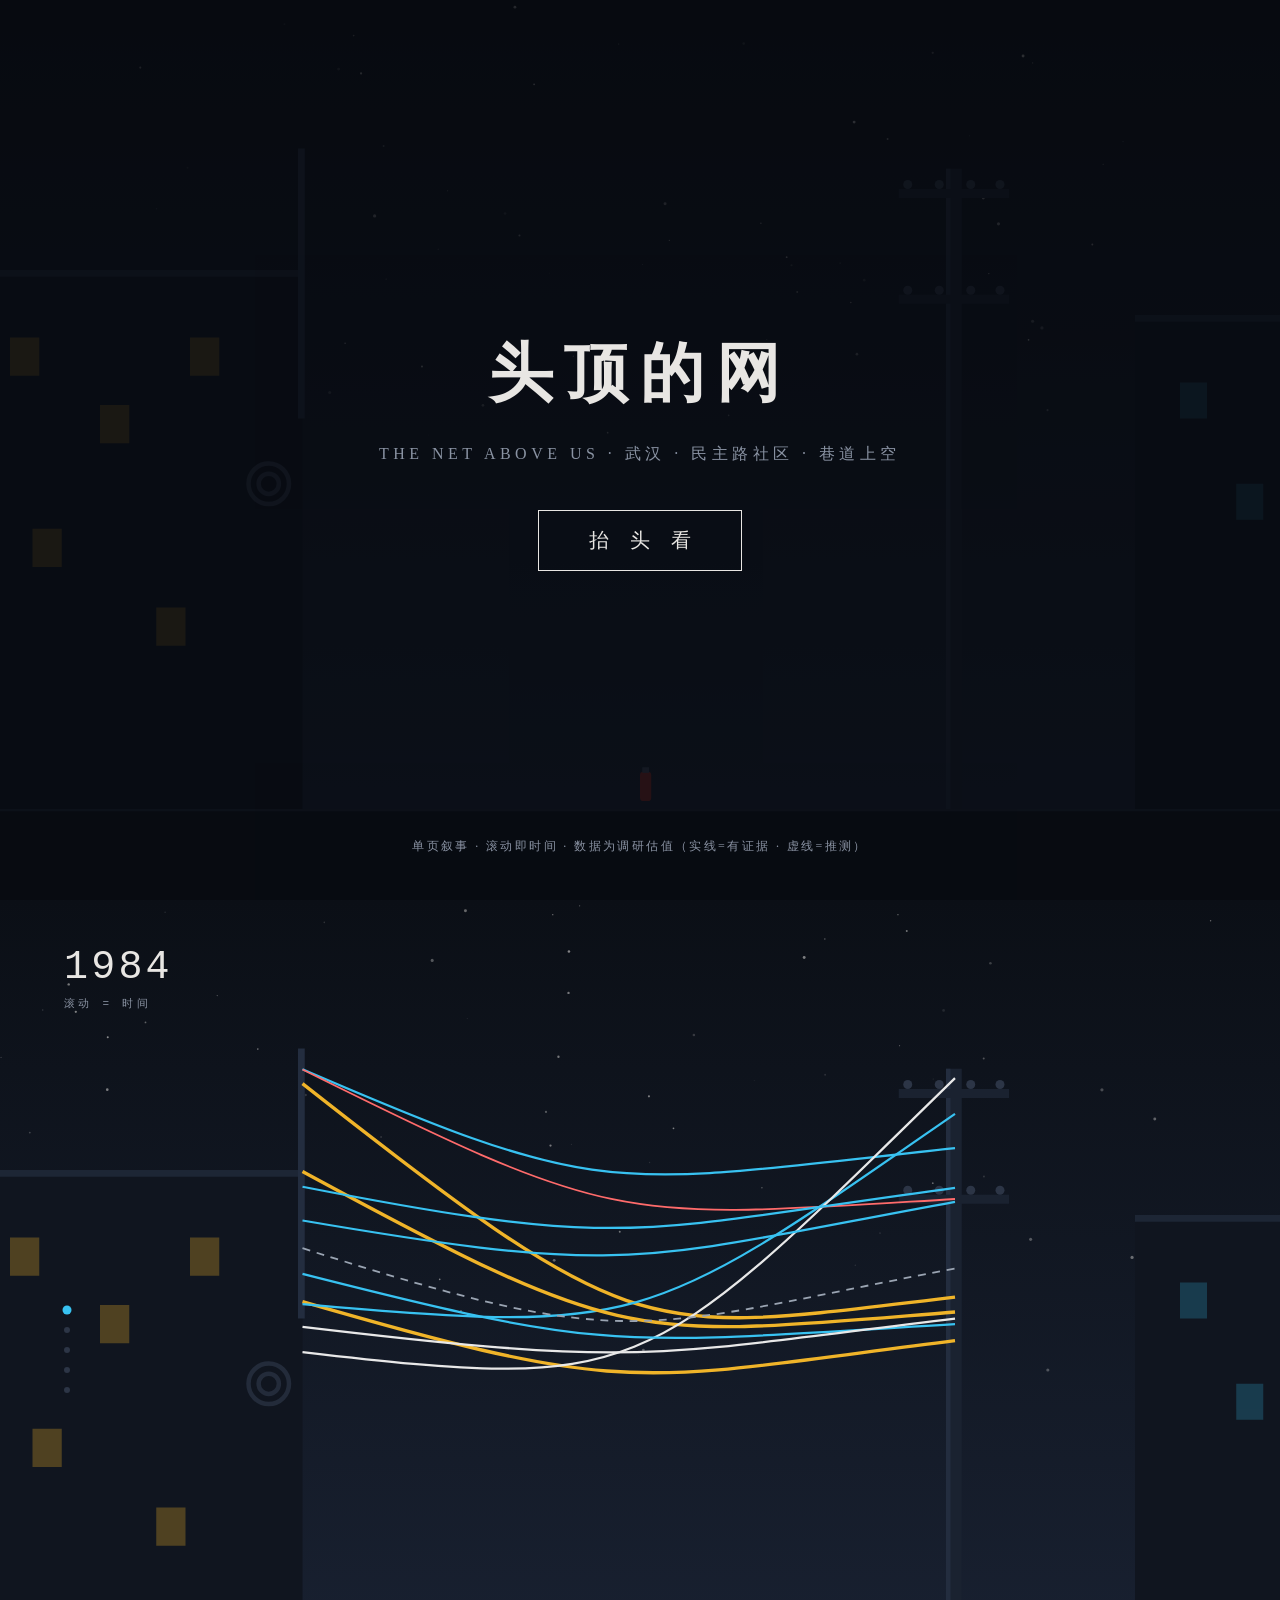
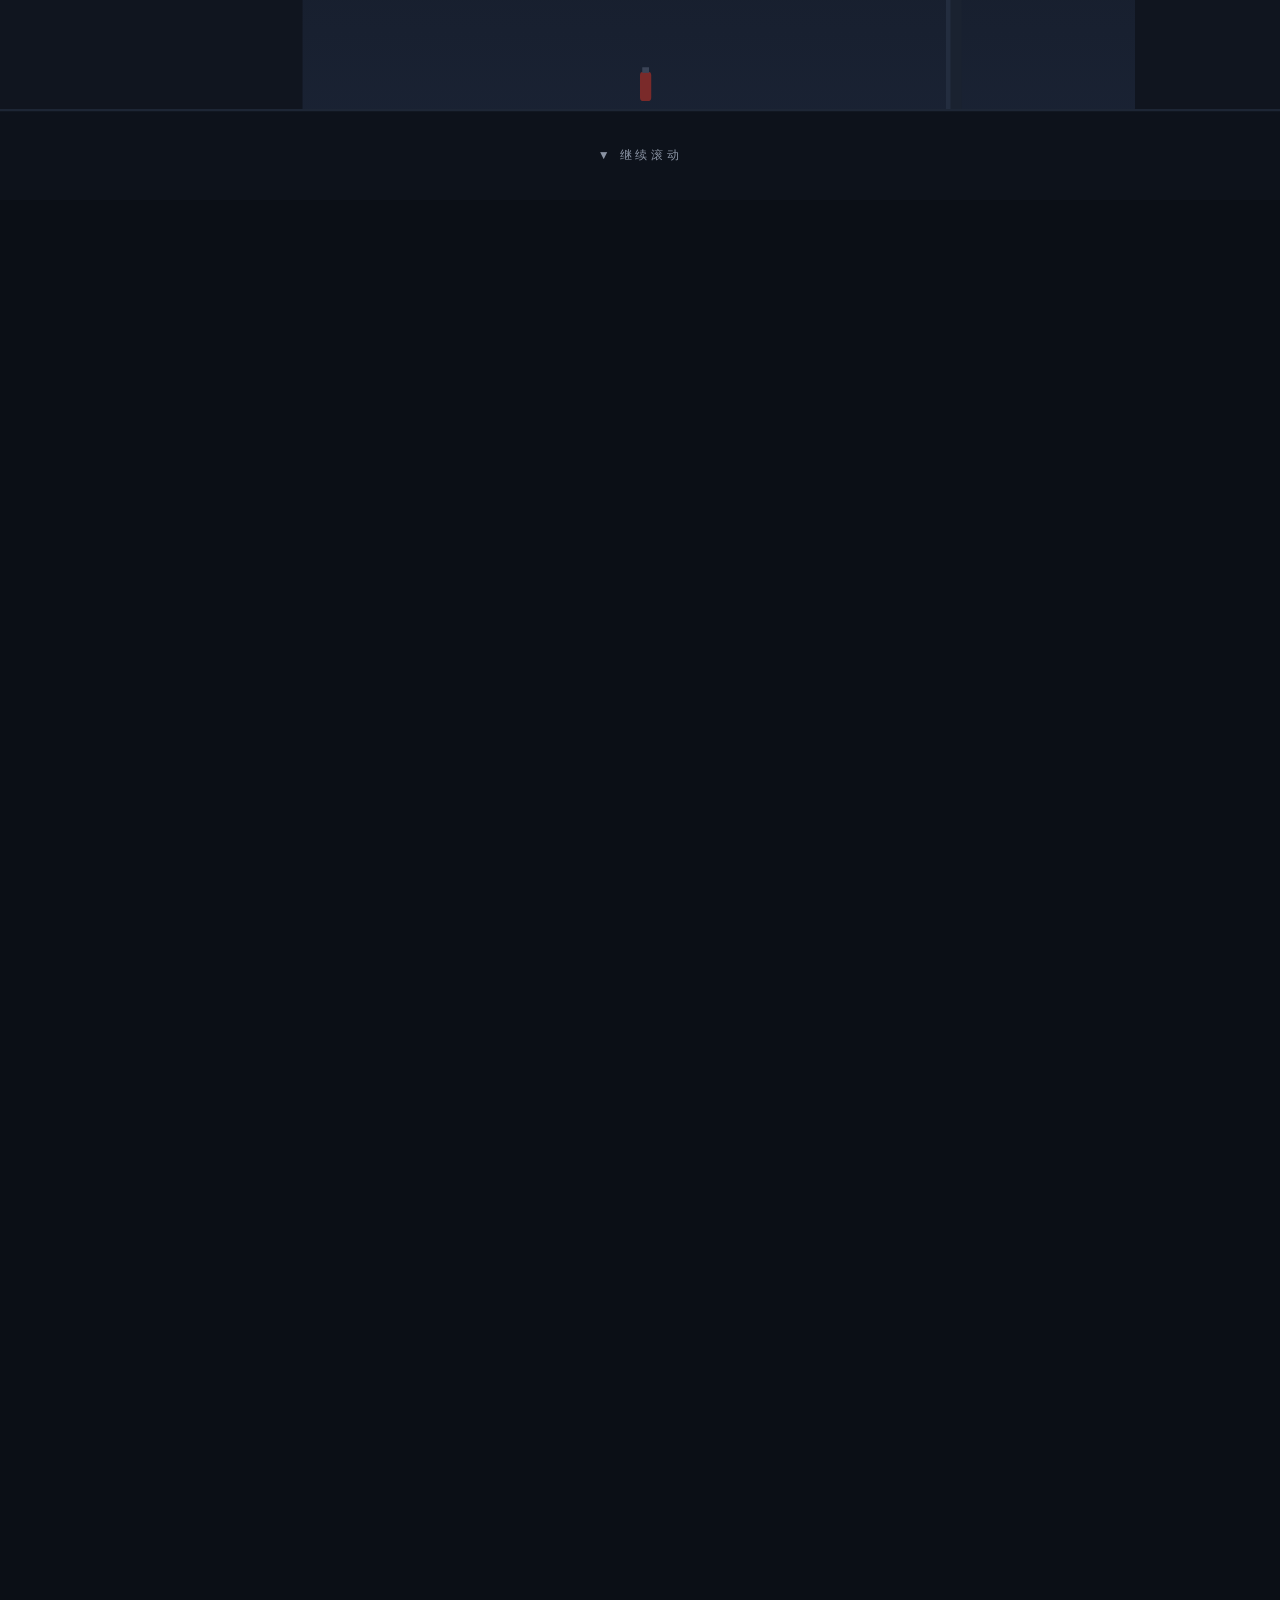
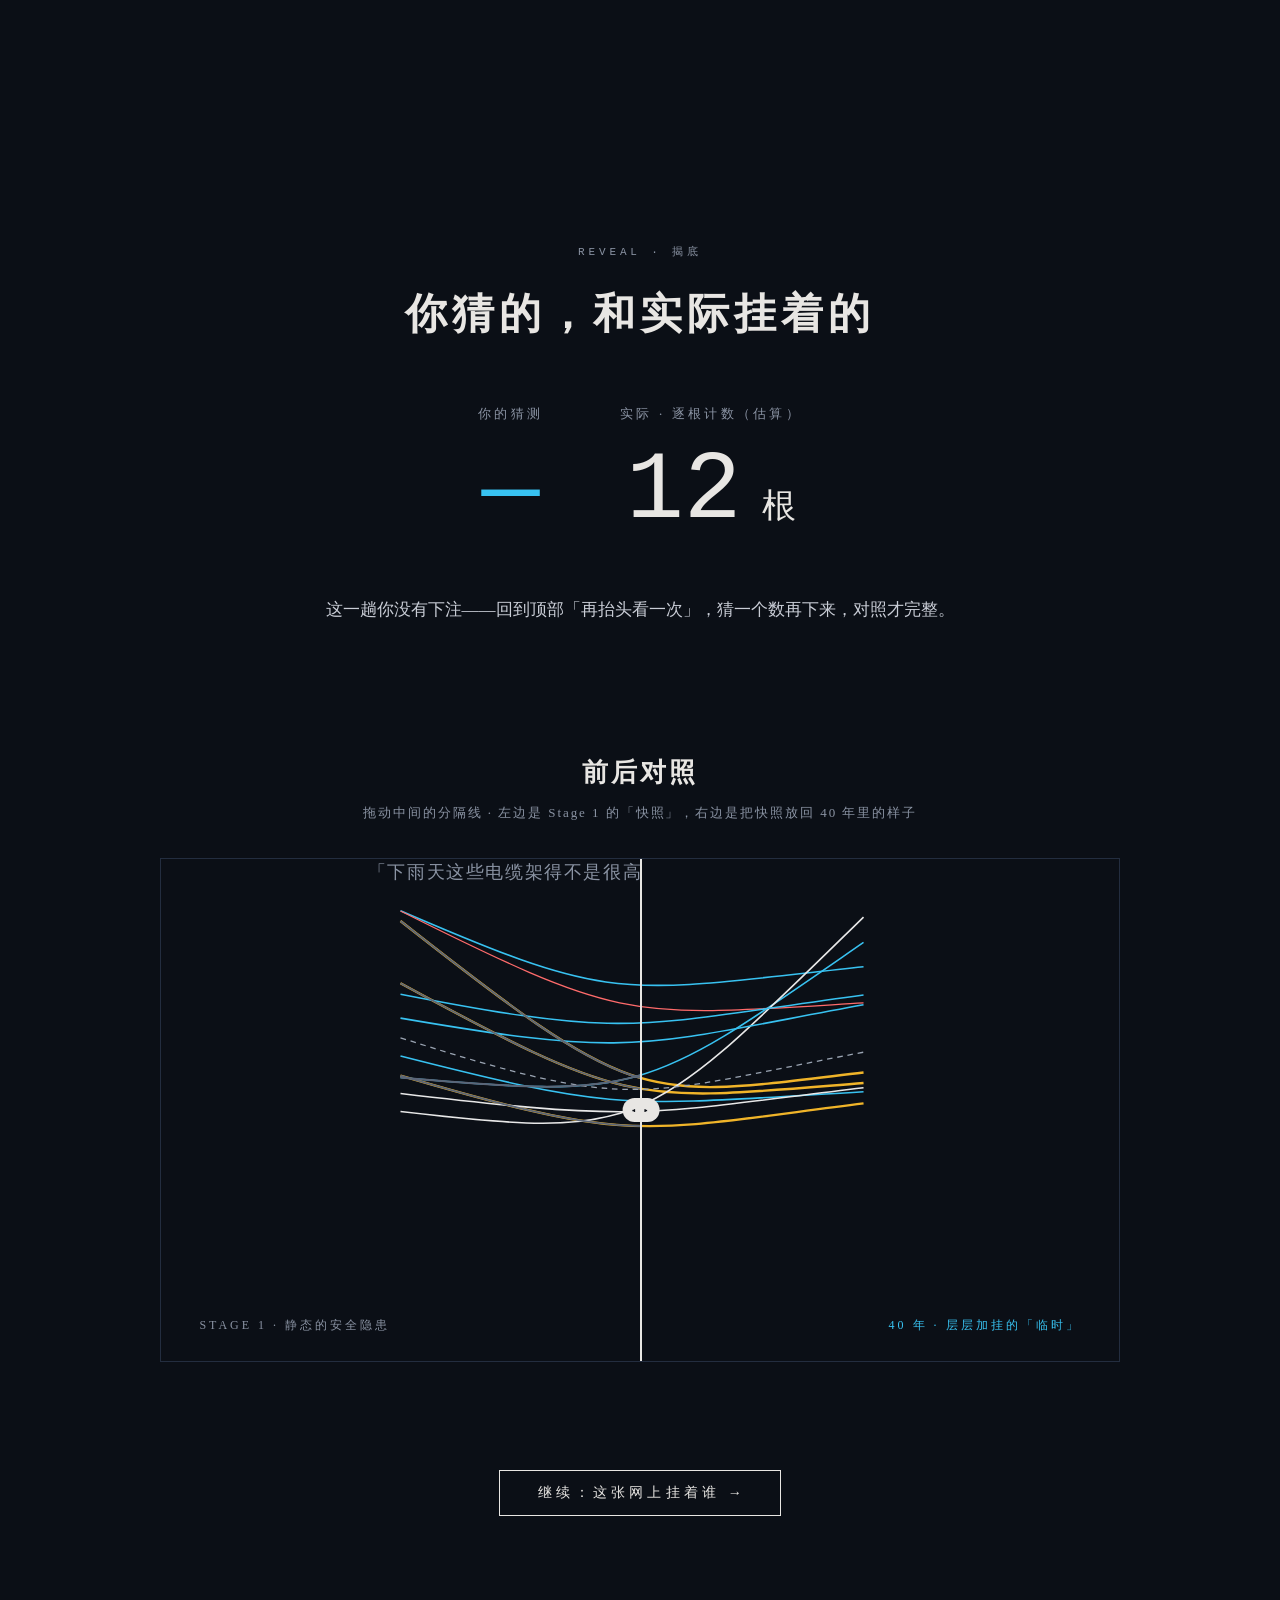
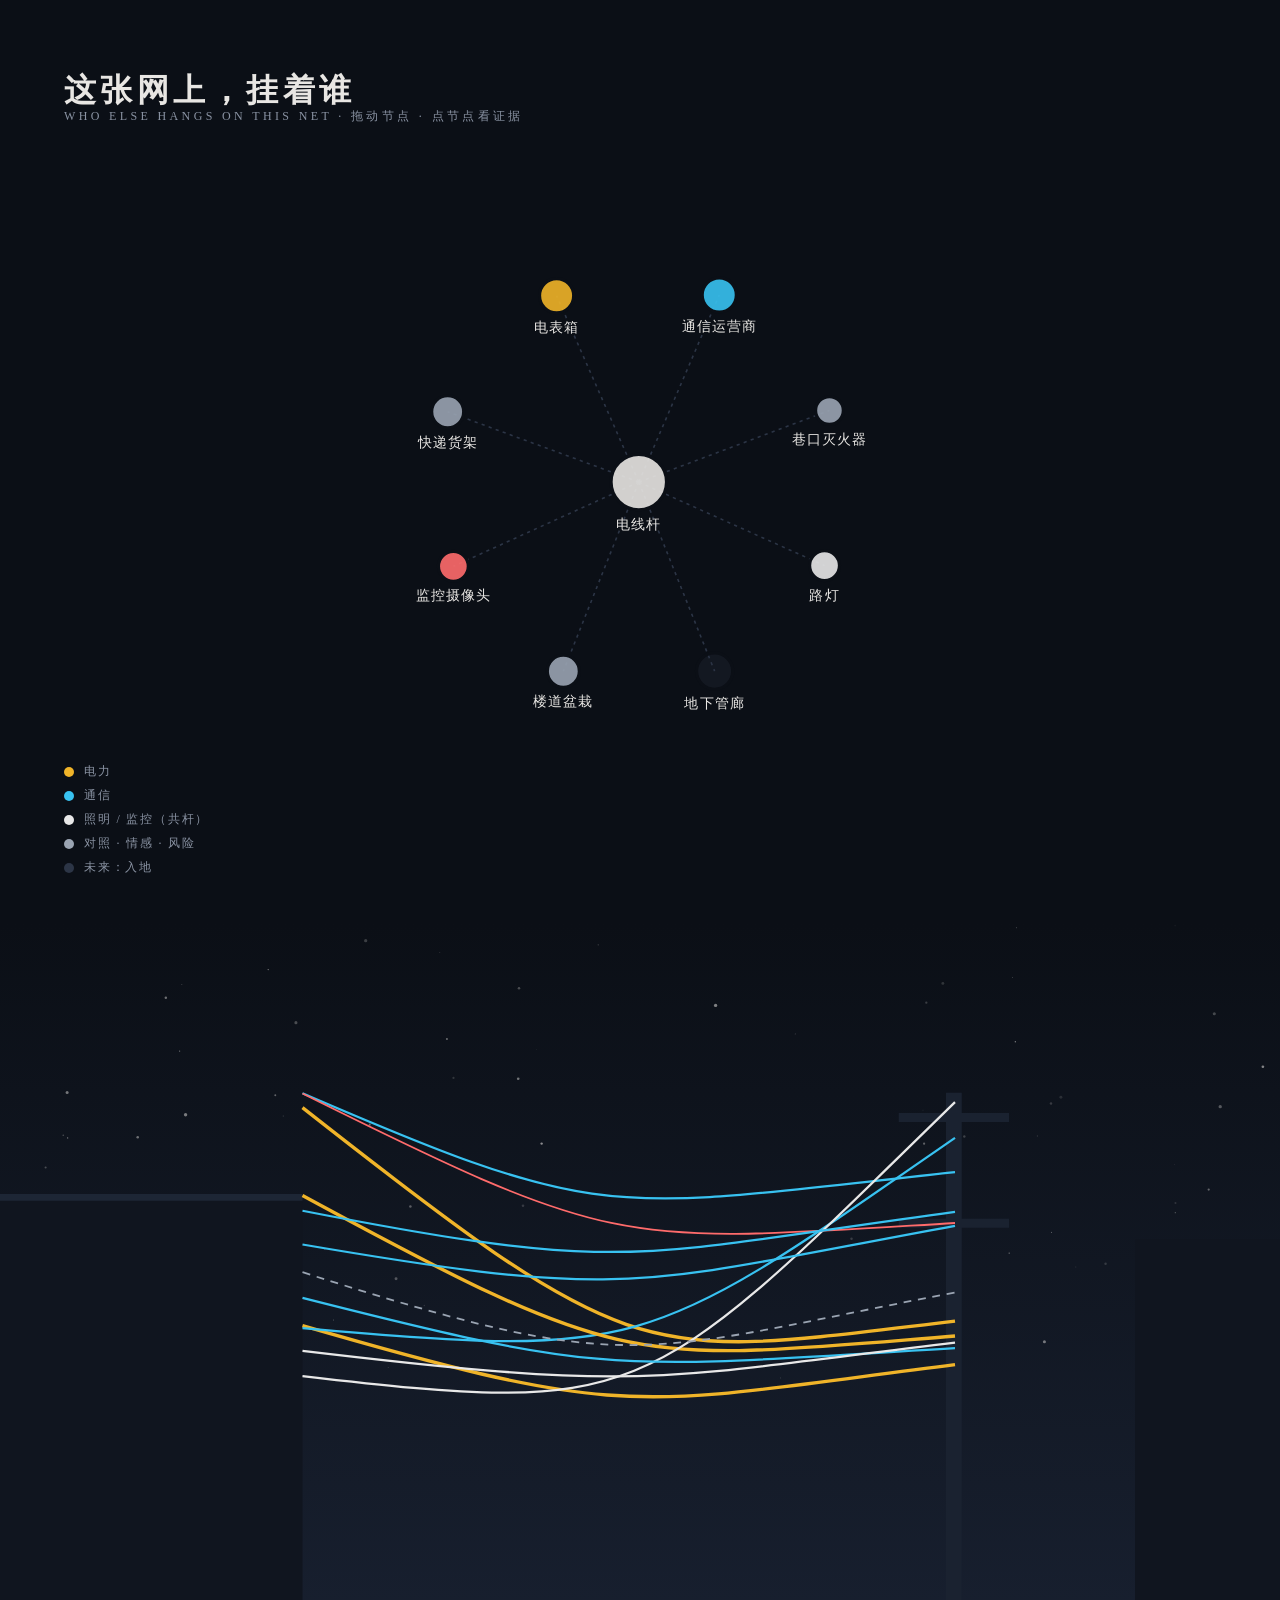
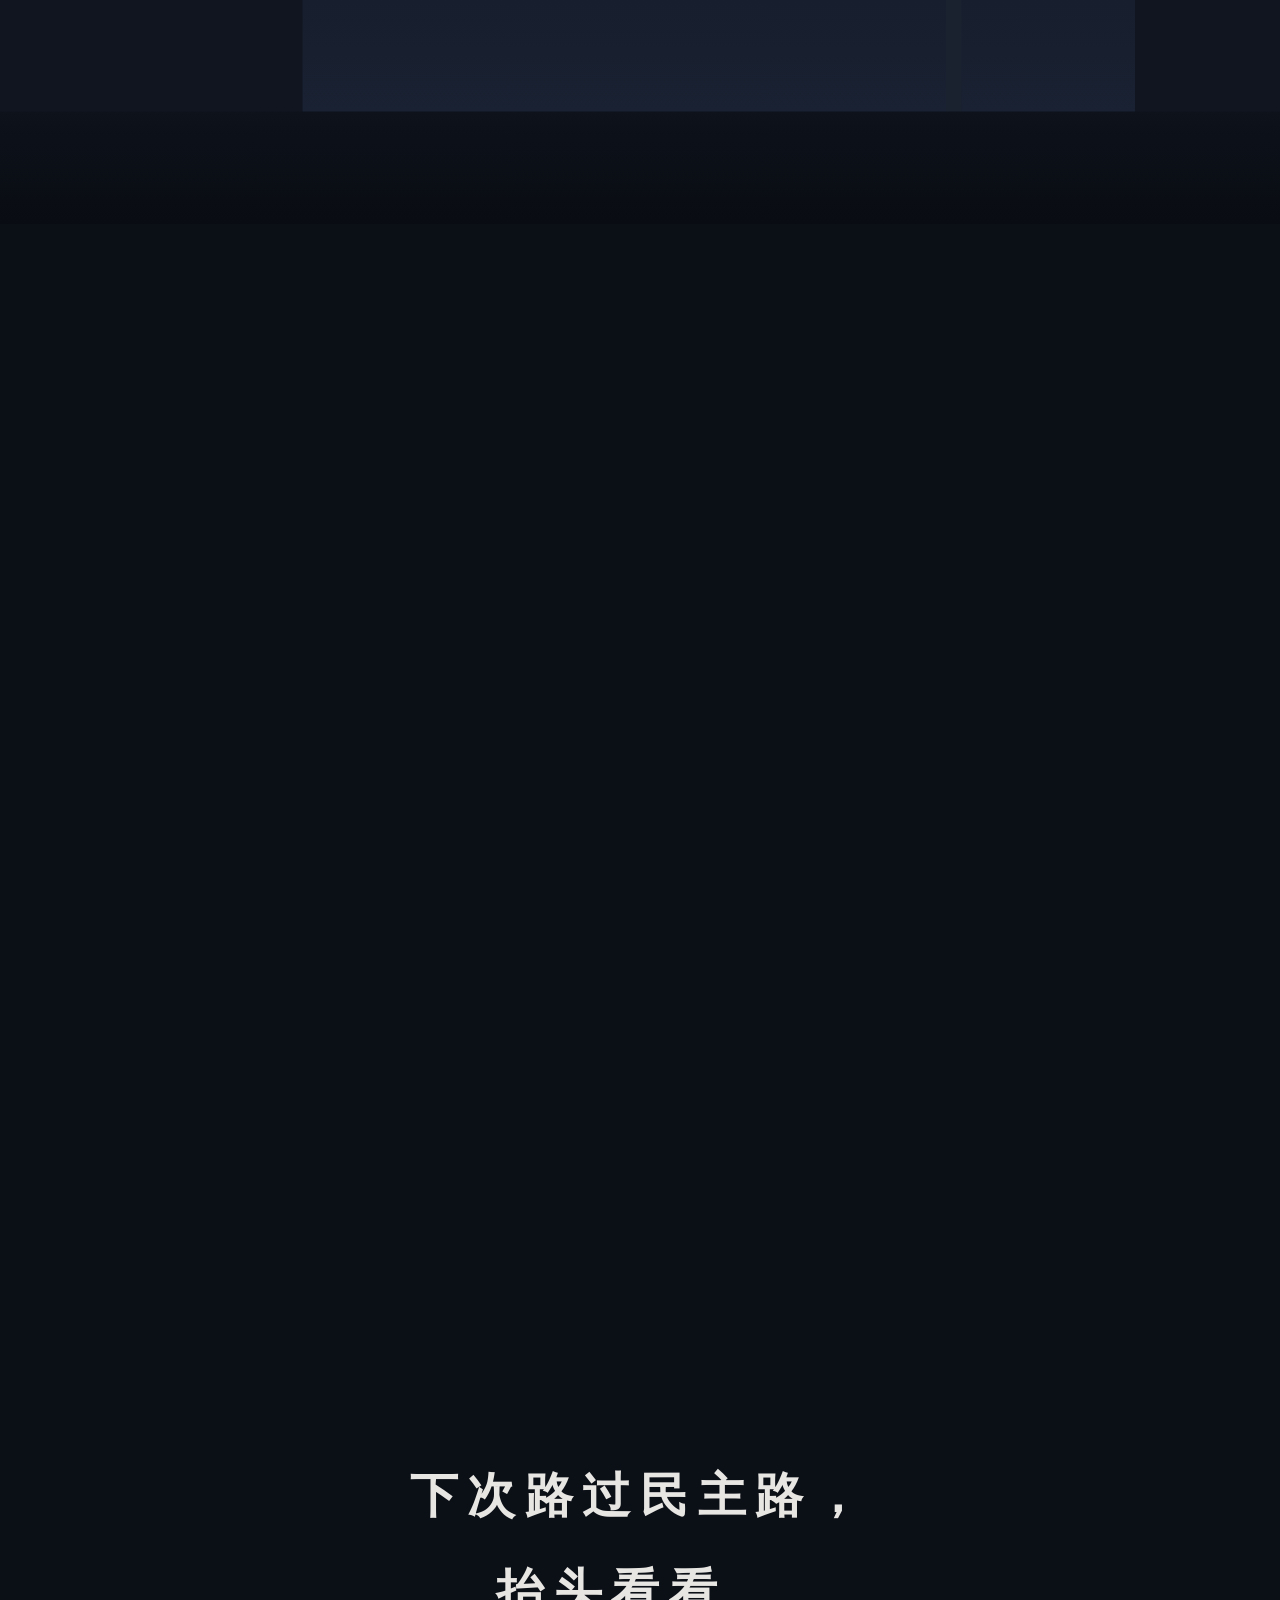
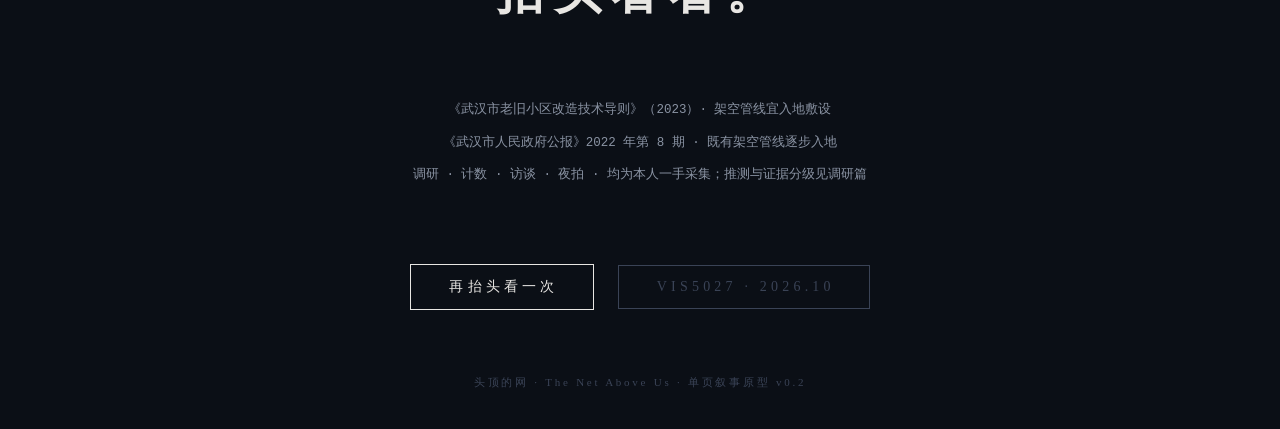
<file: netabove/index.html>
<!DOCTYPE html>
<html lang="zh-CN">
<head>
<meta charset="UTF-8">
<meta name="viewport" content="width=device-width, initial-scale=1.0">
<title>头顶的网 · The Net Above Us</title>
<style>
  :root{
    --sky1:#0b0f16; --sky2:#151d2b;
    --ink:#e8e6e3; --dim:#8a93a3;
    --blue:#38c2f1; --amber:#f0b429; --red:#ff6b6b; --grey:#9aa4b2;
    --ev:#7fd08c; --guess:#e0b34d;
  }
  *{margin:0;padding:0;box-sizing:border-box;}
  body{background:var(--sky1);color:var(--ink);
    font-family:"Songti SC","Noto Serif SC",Georgia,serif;}
  ::selection{background:var(--blue);color:#0b0f16;}
  section{position:relative;}
  svg{display:block;}
  button{font-family:inherit;}

  /* ================= 篇章一：抬头看 ================= */
  #p1{height:100vh;overflow:hidden;}
  #p1 svg.wide{width:100%;height:100%;}
  #year1{position:absolute;top:6vh;left:6vw;font-family:ui-monospace,Menlo,monospace;
    font-size:clamp(28px,4vw,44px);letter-spacing:.08em;opacity:0;transition:opacity .8s;z-index:3;}
  #year1 small{display:block;font-size:12px;letter-spacing:.3em;color:var(--dim);margin-top:6px;}
  .line{position:absolute;left:50%;top:26%;transform:translate(-50%,-50%);
    width:90vw;text-align:center;font-size:clamp(22px,3.2vw,38px);
    line-height:1.7;opacity:0;transition:opacity 1s;pointer-events:none;z-index:3;white-space:nowrap;}
  .line small{display:block;font-size:.45em;color:var(--dim);letter-spacing:.15em;margin-top:14px;}
  #intro1{position:absolute;inset:0;background:rgba(6,9,14,.72);z-index:10;
    display:flex;flex-direction:column;align-items:center;justify-content:center;
    gap:3vh;text-align:center;transition:opacity 1.2s;}
  #intro1 h1{font-size:clamp(34px,6vw,64px);letter-spacing:.18em;font-weight:600;}
  #intro1 p{color:var(--dim);font-size:clamp(13px,1.4vw,16px);letter-spacing:.28em;}
  #lookUp{margin-top:2vh;background:none;border:1px solid var(--ink);color:var(--ink);
    font-size:clamp(16px,1.8vw,20px);letter-spacing:.4em;text-indent:.4em;
    padding:16px 42px;cursor:pointer;transition:all .4s;}
  #lookUp:hover{background:var(--ink);color:#0b0f16;}
  #intro1 .hint{position:absolute;bottom:5vh;font-size:12px;letter-spacing:.2em;color:var(--dim);}
  #guess1{position:absolute;left:50%;top:58%;transform:translate(-50%,-50%);
    width:min(640px,86vw);text-align:center;opacity:0;transition:opacity 1s;pointer-events:none;z-index:3;}
  #guess1.on{pointer-events:auto;}
  #guess1 p{font-size:clamp(18px,2.2vw,26px);margin-bottom:5vh;white-space:nowrap;}
  #track1{position:relative;height:2px;background:#3a4356;margin:0 8%;}
  #bubble1{position:absolute;top:-64px;transform:translateX(-50%);
    font-family:ui-monospace,Menlo,monospace;font-size:26px;transition:left .05s linear;white-space:nowrap;}
  #bubble1::after{content:"";position:absolute;left:50%;top:38px;transform:translateX(-50%);
    border:6px solid transparent;border-top-color:var(--ink);}
  #slider1{-webkit-appearance:none;appearance:none;width:100%;height:40px;background:transparent;
    position:relative;top:-20px;cursor:pointer;}
  #slider1::-webkit-slider-runnable-track{height:2px;background:transparent;}
  #slider1::-webkit-slider-thumb{-webkit-appearance:none;width:22px;height:22px;border-radius:50%;
    background:var(--blue);border:3px solid #0b0f16;box-shadow:0 0 0 1px var(--blue);margin-top:-10px;}
  #slider1::-moz-range-track{height:2px;background:transparent;}
  #slider1::-moz-range-thumb{width:16px;height:16px;border-radius:50%;
    background:var(--blue);border:3px solid #0b0f16;box-shadow:0 0 0 1px var(--blue);}
  .tick1{position:absolute;top:14px;transform:translateX(-50%);font-size:12px;color:var(--dim);
    font-family:ui-monospace,Menlo,monospace;}
  #submit1{margin-top:4vh;background:none;border:1px solid var(--blue);color:var(--blue);
    font-size:15px;letter-spacing:.35em;text-indent:.35em;padding:12px 36px;cursor:pointer;transition:all .4s;}
  #submit1:hover{background:var(--blue);color:#0b0f16;}
  #skip1{position:absolute;right:5vw;bottom:5vh;font-size:12px;letter-spacing:.25em;color:var(--dim);
    cursor:pointer;opacity:0;transition:opacity .8s;z-index:5;}
  #skip1:hover{color:var(--ink);}
  #legend1{position:absolute;left:6vw;bottom:6vh;font-size:12px;letter-spacing:.15em;
    color:var(--dim);opacity:0;transition:opacity 1s;line-height:2;z-index:3;}
  #legend1 i{display:inline-block;width:22px;height:0;vertical-align:middle;margin-right:10px;}
  #end1{position:absolute;left:50%;top:58%;transform:translate(-50%,-50%);text-align:center;
    opacity:0;transition:opacity 1s;pointer-events:none;width:90vw;z-index:3;}
  #end1.on{pointer-events:auto;}
  #end1 p{font-size:clamp(18px,2.4vw,28px);line-height:2;white-space:nowrap;}
  #end1 small{display:block;color:var(--dim);font-size:13px;letter-spacing:.2em;margin-top:3vh;}
  #end1 button{margin-top:4vh;background:none;border:1px solid var(--ink);color:var(--ink);
    font-size:14px;letter-spacing:.3em;text-indent:.3em;padding:12px 32px;cursor:pointer;transition:all .4s;}
  #end1 button:hover{background:var(--ink);color:#0b0f16;}

  /* ================= 篇章二：滚动时间线 ================= */
  #scrollTrack{height:800vh;}
  #stage2{position:sticky;top:0;height:100vh;overflow:hidden;}
  #stage2 svg.wide{width:100%;height:100%;}
  #year2{position:absolute;top:5vh;left:5vw;z-index:3;pointer-events:none;
    font-family:ui-monospace,Menlo,monospace;font-size:clamp(26px,3.6vw,40px);
    letter-spacing:.08em;opacity:0;transition:opacity .6s;}
  #year2 small{display:block;font-size:11px;letter-spacing:.3em;color:var(--dim);margin-top:6px;}
  #card2{position:absolute;right:5vw;top:50%;transform:translateY(-50%);
    width:min(420px,84vw);z-index:3;pointer-events:none;opacity:0;transition:opacity .7s;}
  #card2 h2{font-size:clamp(20px,2.4vw,30px);letter-spacing:.1em;margin:1vh 0 2vh;line-height:1.5;}
  #card2 .body{font-size:clamp(13px,1.3vw,15px);line-height:2;color:#c9cdd6;}
  #card2 .tag{display:inline-block;margin-top:2.4vh;font-size:11px;letter-spacing:.2em;
    font-family:ui-monospace,Menlo,monospace;padding:5px 12px;border:1px solid;}
  .tag.ev{color:var(--ev);border-color:var(--ev);}
  .tag.guess{color:var(--guess);border-color:var(--guess);}
  #card2 .idx{font-family:ui-monospace,Menlo,monospace;font-size:11px;letter-spacing:.35em;color:var(--dim);}
  #legend2{position:absolute;left:5vw;bottom:5vh;z-index:3;font-size:12px;letter-spacing:.15em;
    color:var(--dim);line-height:2;opacity:0;transition:opacity .8s;pointer-events:none;}
  #legend2 i{display:inline-block;width:22px;height:0;vertical-align:middle;margin-right:10px;}
  #dots2{position:absolute;left:5vw;top:50%;transform:translateY(-50%);z-index:3;
    display:flex;flex-direction:column;gap:14px;opacity:0;transition:opacity .8s;pointer-events:none;}
  #dots2 span{width:6px;height:6px;border-radius:50%;background:#2c3546;transition:all .4s;}
  #dots2 span.on{background:var(--blue);transform:scale(1.5);}
  #cue2{position:absolute;left:50%;bottom:4vh;transform:translateX(-50%);z-index:3;
    font-size:12px;letter-spacing:.3em;color:var(--dim);opacity:0;transition:opacity .8s;pointer-events:none;
    animation:bob 2.2s ease-in-out infinite;}
  @keyframes bob{0%,100%{transform:translate(-50%,0)}50%{transform:translate(-50%,8px)}}

  /* 悬停提示（全站共用） */
  #tip{position:fixed;pointer-events:none;background:rgba(10,14,22,.92);
    border:1px solid #2c3546;padding:8px 12px;font-size:12px;line-height:1.8;
    letter-spacing:.08em;opacity:0;transition:opacity .2s;z-index:99;
    font-family:ui-monospace,Menlo,monospace;white-space:nowrap;}
  #tip b{color:var(--blue);font-weight:400;}

  /* ================= 揭底 + 前后对照 ================= */
  #reveal{background:var(--sky1);padding:16vh 6vw 12vh;text-align:center;}
  #reveal .idx{font-family:ui-monospace,Menlo,monospace;font-size:11px;letter-spacing:.35em;color:var(--dim);margin-bottom:3vh;}
  #reveal h2{font-size:clamp(24px,3.4vw,42px);letter-spacing:.12em;margin-bottom:7vh;}
  #numbers{display:flex;justify-content:center;align-items:baseline;gap:6vw;flex-wrap:wrap;}
  .num small{display:block;font-size:13px;letter-spacing:.25em;color:var(--dim);margin-bottom:1.6vh;}
  .num b{font-family:ui-monospace,Menlo,monospace;font-weight:400;font-size:clamp(48px,8vw,96px);}
  .num b em{font-style:normal;font-size:.35em;}
  #guessNum b{color:var(--blue);}
  #verdict{margin-top:5vh;font-size:clamp(14px,1.5vw,17px);line-height:2.2;color:#c9cdd6;}
  #compare{margin:14vh auto 0;max-width:960px;}
  #compare h3{font-size:clamp(18px,2.2vw,26px);letter-spacing:.12em;margin-bottom:1.6vh;}
  #compare .sub{font-size:13px;color:var(--dim);letter-spacing:.15em;margin-bottom:4vh;}
  #cmpBox{position:relative;height:56vh;min-height:340px;border:1px solid #232d3f;
    overflow:hidden;user-select:none;touch-action:none;cursor:ew-resize;}
  #cmpBox svg{position:absolute;inset:0;width:100%;height:100%;}
  #cmpTop{clip-path:inset(0 50% 0 0);}
  #cmpBar{position:absolute;top:0;bottom:0;left:50%;width:2px;background:var(--ink);z-index:5;}
  #cmpBar::after{content:"◂ ▸";position:absolute;top:50%;left:50%;transform:translate(-50%,-50%);
    background:var(--ink);color:#0b0f16;font-size:11px;letter-spacing:2px;
    padding:6px 8px;border-radius:20px;white-space:nowrap;}
  .cmpLabel{position:absolute;bottom:3vh;font-size:12px;letter-spacing:.25em;color:var(--dim);z-index:4;pointer-events:none;}
  #cmpL{left:3vw;} #cmpR{right:3vw;color:var(--blue);}

  /* ================= 篇章三：图谱 + 入地 ================= */
  #graphSec{height:100vh;overflow:hidden;}
  #graphSec h1{position:absolute;top:5vh;left:5vw;z-index:3;
    font-size:clamp(20px,2.6vw,32px);letter-spacing:.14em;font-weight:600;}
  #graphSec .sub{position:absolute;top:calc(5vh + 3.2em);left:5vw;z-index:3;
    font-size:12px;letter-spacing:.28em;color:var(--dim);}
  #graph{position:absolute;inset:0;width:100%;height:100%;cursor:grab;}
  #graph:active{cursor:grabbing;}
  .node{cursor:pointer;}
  .node text{fill:var(--ink);font-size:13px;letter-spacing:1px;pointer-events:none;}
  .edge{stroke:#2c3546;stroke-width:1.5;}
  #panel{position:absolute;right:5vw;top:50%;transform:translateY(-50%);
    width:min(360px,84vw);z-index:4;opacity:0;transition:opacity .4s;pointer-events:none;}
  #panel.on{opacity:1;pointer-events:auto;}
  #panel .idx{font-family:ui-monospace,Menlo,monospace;font-size:11px;letter-spacing:.35em;color:var(--dim);margin-bottom:1.2vh;}
  #panel h2{font-size:clamp(18px,2vw,24px);letter-spacing:.1em;margin-bottom:1.8vh;}
  #panel .body{font-size:13.5px;line-height:2.1;color:#c9cdd6;}
  #panel .tag{display:inline-block;margin-top:2vh;font-size:11px;letter-spacing:.2em;
    font-family:ui-monospace,Menlo,monospace;padding:5px 12px;border:1px solid var(--ev);color:var(--ev);}
  #panel .quote{margin-top:2vh;padding-left:12px;border-left:2px solid #2c3546;
    color:var(--dim);font-size:12.5px;line-height:2;}
  #panelClose{position:absolute;top:-8px;right:0;background:none;border:none;color:var(--dim);
    font-size:18px;cursor:pointer;}
  #legend3{position:absolute;left:5vw;bottom:5vh;z-index:3;font-size:12px;letter-spacing:.15em;color:var(--dim);line-height:2;}
  #legend3 i{display:inline-block;width:10px;height:10px;border-radius:50%;margin-right:10px;vertical-align:middle;}

  #burySec{height:220vh;}
  #burySticky{position:sticky;top:0;height:100vh;overflow:hidden;}
  #burySticky svg.wide{width:100%;height:100%;}
  #buryText{position:absolute;left:50%;top:16%;transform:translateX(-50%);text-align:center;width:90vw;z-index:3;pointer-events:none;}
  #buryText h2{font-size:clamp(20px,2.8vw,34px);letter-spacing:.14em;line-height:1.8;
    opacity:0;transition:opacity 1s;white-space:nowrap;}
  #buryText p{font-size:clamp(12px,1.3vw,14px);color:var(--dim);letter-spacing:.1em;
    line-height:2.2;margin-top:2vh;opacity:0;transition:opacity 1s;white-space:nowrap;}

  /* ================= 终版 ================= */
  #finale{padding:16vh 6vw 0;text-align:center;}
  #finale h2{font-size:clamp(26px,4vw,48px);letter-spacing:.2em;line-height:2;}
  #finale .pol{margin-top:6vh;font-size:12.5px;line-height:2.6;color:var(--dim);
    font-family:ui-monospace,Menlo,monospace;}
  #finale .cta{margin-top:8vh;}
  #finale .cta a,#finale .cta button{display:inline-block;margin:0 10px 20px;border:1px solid var(--ink);
    color:var(--ink);text-decoration:none;font-size:14px;letter-spacing:.3em;text-indent:.3em;
    padding:13px 34px;transition:all .4s;cursor:pointer;background:none;}
  #finale .cta a:hover,#finale .cta button:hover{background:var(--ink);color:#0b0f16;}
  #finale .cta .ghost{border-color:#3a4356;color:#3a4356;cursor:not-allowed;}
  footer{padding:5vh 0 4vh;text-align:center;font-size:11px;letter-spacing:.25em;color:#3a4356;}
  @media (max-width:640px){
    .line,#guess1 p,#buryText h2,#buryText p{white-space:normal;}
    #card2{top:auto;bottom:10vh;transform:none;}
  }
</style>
</head>
<body>

<!-- ============ 篇章一：抬头看（下注） ============ -->
<section id="p1">
  <svg class="wide" viewBox="0 0 1200 800" preserveAspectRatio="xMidYMid slice" aria-label="巷道剖面">
    <defs><linearGradient id="skyA" x1="0" y1="0" x2="0" y2="1">
      <stop offset="0" stop-color="#0b0f16"/><stop offset="1" stop-color="#1b2436"/></linearGradient></defs>
    <rect width="1200" height="800" fill="url(#skyA)"/>
    <g id="stars1"></g>
    <g><rect x="0" y="240" width="300" height="560" fill="#10151f"/><rect x="0" y="240" width="300" height="6" fill="#1d2635"/>
      <g fill="#f0b429" opacity=".28">
        <rect x="40" y="300" width="26" height="34"/><rect x="120" y="360" width="26" height="34"/>
        <rect x="200" y="300" width="26" height="34"/><rect x="60" y="470" width="26" height="34"/>
        <rect x="170" y="540" width="26" height="34"/></g>
      <circle cx="270" cy="430" r="18" fill="none" stroke="#2c3546" stroke-width="4"/>
      <circle cx="270" cy="430" r="9" fill="none" stroke="#2c3546" stroke-width="4"/>
      <rect x="296" y="132" width="6" height="240" fill="#232d3f"/></g>
    <g><rect x="1040" y="280" width="160" height="520" fill="#10151f"/><rect x="1040" y="280" width="160" height="6" fill="#1d2635"/>
      <g fill="#38c2f1" opacity=".22"><rect x="1080" y="340" width="24" height="32"/><rect x="1130" y="430" width="24" height="32"/></g></g>
    <g><rect x="872" y="150" width="14" height="580" fill="#1a2230"/><rect x="872" y="150" width="4" height="580" fill="#232d3f"/>
      <rect x="830" y="168" width="98" height="8" fill="#1a2230"/><rect x="830" y="262" width="98" height="8" fill="#1a2230"/>
      <g fill="#2c3546"><circle cx="838" cy="164" r="4"/><circle cx="866" cy="164" r="4"/><circle cx="894" cy="164" r="4"/><circle cx="920" cy="164" r="4"/>
        <circle cx="838" cy="258" r="4"/><circle cx="866" cy="258" r="4"/><circle cx="894" cy="258" r="4"/><circle cx="920" cy="258" r="4"/></g></g>
    <rect x="0" y="720" width="1200" height="80" fill="#0d121b"/>
    <line x1="0" y1="720" x2="1200" y2="720" stroke="#1d2635" stroke-width="2"/>
    <g id="ext1"><rect x="600" y="686" width="10" height="26" rx="3" fill="#7a2a2a"/><rect x="602" y="682" width="6" height="5" fill="#3a4356"/></g>
    <g id="cables1"></g>
  </svg>

  <div id="year1">1984<small>电线杆时代</small></div>
  <p class="line" id="l1a">没有人抬头看它。<small>RELIED ON BY ALL · SEEN BY NONE</small></p>
  <p class="line" id="l2a">但它已经在这里挂了 40 年。<small>一根杆 · 约 12 根线 · 离地约 3 m</small></p>

  <div id="intro1">
    <h1>头顶的网</h1>
    <p>THE NET ABOVE US · 武汉 · 民主路社区 · 巷道上空</p>
    <button id="lookUp">抬 头 看</button>
    <span class="hint">单页叙事 · 滚动即时间 · 数据为调研估值（实线=有证据 · 虚线=推测）</span>
  </div>

  <div id="guess1">
    <p>猜猜看：这根杆上，一共挂着几根线？</p>
    <div id="track1"><div id="bubble1">8 根</div></div>
    <input type="range" id="slider1" min="1" max="30" value="8" aria-label="猜测线缆数量">
    <button id="submit1">提交猜测</button>
  </div>
  <div id="skip1">跳过动画 →</div>

  <div id="legend1">
    <div><i style="border-top:3px solid var(--amber)"></i>电力</div>
    <div><i style="border-top:2px solid var(--blue)"></i>通信</div>
    <div><i style="border-top:2px solid #e8e8e8"></i>照明</div>
    <div><i style="border-top:2px solid var(--red)"></i>监控</div>
    <div><i style="border-top:2px dashed var(--grey)"></i>私拉 · 废弃（推测）</div>
  </div>

  <div id="end1">
    <p id="end1Text"></p>
    <small>向下滑动 · 看看这 40 年它经历了什么</small>
    <button id="toP2">下滑：四十年 →</button>
  </div>
</section>

<!-- ============ 篇章二：滚动时间线 ============ -->
<div id="scrollTrack">
  <section id="stage2">
    <svg class="wide" viewBox="0 0 1200 800" preserveAspectRatio="xMidYMid slice" aria-label="巷道剖面时间线">
      <defs><linearGradient id="skyB" x1="0" y1="0" x2="0" y2="1">
        <stop offset="0" stop-color="#0b0f16"/><stop offset="1" stop-color="#1b2436"/></linearGradient></defs>
      <rect width="1200" height="800" fill="url(#skyB)"/>
      <g id="stars2"></g>
      <g><rect x="0" y="240" width="300" height="560" fill="#10151f"/><rect x="0" y="240" width="300" height="6" fill="#1d2635"/>
        <g fill="#f0b429" opacity=".28">
          <rect x="40" y="300" width="26" height="34"/><rect x="120" y="360" width="26" height="34"/>
          <rect x="200" y="300" width="26" height="34"/><rect x="60" y="470" width="26" height="34"/>
          <rect x="170" y="540" width="26" height="34"/></g>
        <circle cx="270" cy="430" r="18" fill="none" stroke="#2c3546" stroke-width="4" opacity=".7"/>
        <circle cx="270" cy="430" r="9" fill="none" stroke="#2c3546" stroke-width="4" opacity=".7"/>
        <rect x="296" y="132" width="6" height="240" fill="#232d3f"/></g>
      <g><rect x="1040" y="280" width="160" height="520" fill="#10151f"/><rect x="1040" y="280" width="160" height="6" fill="#1d2635"/>
        <g fill="#38c2f1" opacity=".22"><rect x="1080" y="340" width="24" height="32"/><rect x="1130" y="430" width="24" height="32"/></g></g>
      <g><rect x="872" y="150" width="14" height="580" fill="#1a2230"/><rect x="872" y="150" width="4" height="580" fill="#232d3f"/>
        <rect x="830" y="168" width="98" height="8" fill="#1a2230"/><rect x="830" y="262" width="98" height="8" fill="#1a2230"/>
        <g fill="#2c3546"><circle cx="838" cy="164" r="4"/><circle cx="866" cy="164" r="4"/><circle cx="894" cy="164" r="4"/><circle cx="920" cy="164" r="4"/>
          <circle cx="838" cy="258" r="4"/><circle cx="866" cy="258" r="4"/><circle cx="894" cy="258" r="4"/><circle cx="920" cy="258" r="4"/></g></g>
      <rect x="0" y="720" width="1200" height="80" fill="#0d121b"/>
      <line x1="0" y1="720" x2="1200" y2="720" stroke="#1d2635" stroke-width="2"/>
      <g><rect x="600" y="686" width="10" height="26" rx="3" fill="#7a2a2a"/><rect x="602" y="682" width="6" height="5" fill="#3a4356"/></g>
      <g id="cables2"></g>
      <g id="warn2"><text x="880" y="120" text-anchor="middle" fill="#e0b34d" font-size="14" letter-spacing="4" font-family="monospace">超龄服役</text></g>
    </svg>

    <div id="year2">1984<small>滚动 = 时间</small></div>
    <div id="dots2"><span></span><span></span><span></span><span></span><span></span></div>
    <div id="cue2">▼ 继续滚动</div>
    <div id="card2">
      <div class="idx" id="c2idx"></div>
      <h2 id="c2title"></h2>
      <p class="body" id="c2body"></p>
      <span class="tag" id="c2tag"></span>
    </div>
    <div id="legend2">
      <div><i style="border-top:3px solid var(--amber)"></i>电力</div>
      <div><i style="border-top:2px solid var(--blue)"></i>通信</div>
      <div><i style="border-top:2px solid #e8e8e8"></i>照明</div>
      <div><i style="border-top:2px solid var(--red)"></i>监控</div>
      <div><i style="border-top:2px dashed var(--grey)"></i>私拉 · 废弃（推测）</div>
    </div>
  </section>
</div>

<!-- ============ 揭底 + 前后对照 ============ -->
<section id="reveal">
  <div class="idx">REVEAL · 揭底</div>
  <h2>你猜的，和实际挂着的</h2>
  <div id="numbers">
    <div class="num" id="guessNum"><small>你的猜测</small><b>—</b></div>
    <div class="num"><small>实际 · 逐根计数（估算）</small><b>12<em> 根</em></b></div>
  </div>
  <p id="verdict"></p>

  <div id="compare">
    <h3>前后对照</h3>
    <p class="sub">拖动中间的分隔线 · 左边是 Stage 1 的「快照」，右边是把快照放回 40 年里的样子</p>
    <div id="cmpBox">
      <svg id="cmpBottom" viewBox="0 0 1200 800" preserveAspectRatio="xMidYMid slice"></svg>
      <svg id="cmpTop" viewBox="0 0 1200 800" preserveAspectRatio="xMidYMid slice"></svg>
      <div id="cmpBar"></div>
      <span class="cmpLabel" id="cmpL">STAGE 1 · 静态的安全隐患</span>
      <span class="cmpLabel" id="cmpR">40 年 · 层层加挂的「临时」</span>
    </div>
  </div>
  <p style="margin-top:12vh"><button id="toP3" style="background:none;border:1px solid var(--ink);color:var(--ink);
    font-size:14px;letter-spacing:.3em;text-indent:.3em;padding:13px 34px;cursor:pointer;">继续：这张网上挂着谁 →</button></p>
</section>

<!-- ============ 篇章三：权属图谱 ============ -->
<section id="graphSec">
  <h1>这张网上，挂着谁</h1>
  <p class="sub">WHO ELSE HANGS ON THIS NET · 拖动节点 · 点节点看证据</p>
  <svg id="graph" viewBox="0 0 1200 800" preserveAspectRatio="xMidYMid meet"></svg>
  <div id="panel">
    <button id="panelClose" title="关闭">×</button>
    <div class="idx" id="pIdx"></div>
    <h2 id="pTitle"></h2>
    <p class="body" id="pBody"></p>
    <div class="quote" id="pQuote"></div>
    <span class="tag" id="pTag">证据</span>
  </div>
  <div id="legend3">
    <div><i style="background:var(--amber)"></i>电力</div>
    <div><i style="background:var(--blue)"></i>通信</div>
    <div><i style="background:#e8e8e8"></i>照明 / 监控（共杆）</div>
    <div><i style="background:var(--grey)"></i>对照 · 情感 · 风险</div>
    <div><i style="background:#2c3546"></i>未来：入地</div>
  </div>
</section>

<!-- ============ 入地 ============ -->
<section id="burySec">
  <div id="burySticky">
    <svg class="wide" viewBox="0 0 1200 800" preserveAspectRatio="xMidYMid slice" aria-label="线缆入地">
      <defs>
        <linearGradient id="skyC" x1="0" y1="0" x2="0" y2="1">
          <stop offset="0" stop-color="#0b0f16"/><stop offset="1" stop-color="#1b2436"/></linearGradient>
        <linearGradient id="soil" x1="0" y1="0" x2="0" y2="1">
          <stop offset="0" stop-color="#0d121b"/><stop offset="1" stop-color="#090c12"/></linearGradient>
      </defs>
      <rect width="1200" height="800" fill="url(#skyC)"/>
      <g id="bStars"></g>
      <rect x="0" y="240" width="300" height="560" fill="#10151f"/><rect x="0" y="240" width="300" height="6" fill="#1d2635"/>
      <rect x="1040" y="280" width="160" height="520" fill="#10151f"/>
      <g><rect x="872" y="150" width="14" height="580" fill="#1a2230"/><rect x="830" y="168" width="98" height="8" fill="#1a2230"/><rect x="830" y="262" width="98" height="8" fill="#1a2230"/></g>
      <rect x="0" y="700" width="1200" height="100" fill="url(#soil)"/>
      <g id="bCables"></g>
      <text id="soilLabel" x="600" y="748" text-anchor="middle" fill="#232d3f"
        font-size="13" letter-spacing="6" font-family="monospace" opacity="0">地 下 · 管 廊</text>
    </svg>
    <div id="buryText">
      <h2 id="bt1">每一根线，都曾是一个当下的答案。</h2>
      <p id="bp1">2022 · 武汉市人民政府公报：推动空中管线入廊入地，既有架空管线逐步入地。<br>
         2023 · 老旧小区改造技术导则：超龄、绝缘不良的管线应更换。</p>
      <h2 id="bt2" style="margin-top:6vh">入地，是这张网第一次被整体改写。</h2>
    </div>
  </div>
</section>

<!-- ============ 终版 ============ -->
<section id="finale">
  <h2>下次路过民主路，<br>抬头看看。</h2>
  <div class="pol">
    《武汉市老旧小区改造技术导则》（2023）· 架空管线宜入地敷设<br>
    《武汉市人民政府公报》2022 年第 8 期 · 既有架空管线逐步入地<br>
    调研 · 计数 · 访谈 · 夜拍 · 均为本人一手采集；推测与证据分级见调研篇
  </div>
  <div class="cta">
    <button id="btnReplay">再抬头看一次</button>
    <a class="ghost">VIS5027 · 2026.10</a>
  </div>
  <footer>头顶的网 · The Net Above Us · 单页叙事原型 v0.2</footer>
</section>

<div id="tip"></div>

<script>
/* Deterministic star field keeps the archived scene reproducible. */
let netSeed=20261014;
function netRandom(){netSeed|=0;netSeed=netSeed+0x6D2B79F5|0;let t=Math.imul(netSeed^netSeed>>>15,1|netSeed);t=t+Math.imul(t^t>>>7,61|t)^t;return((t^t>>>14)>>>0)/4294967296;}
const NS='http://www.w3.org/2000/svg';
const sleep=ms=>new Promise(r=>setTimeout(r,ms));
const ease=t=>1-Math.pow(1-t,3);
function starsInto(g,n=70){for(let i=0;i<n;i++){const c=document.createElementNS(NS,'circle');
  c.setAttribute('cx',netRandom()*1200);c.setAttribute('cy',netRandom()*420);
  c.setAttribute('r',netRandom()*1.2+.3);c.setAttribute('fill','#e8e6e3');
  c.setAttribute('opacity',(netRandom()*.5+.1).toFixed(2));g.appendChild(c);}}

/* ================= 共享数据 ================= */
const OWN={'电力':{color:'#f0b429',w:3,dash:null},'通信':{color:'#38c2f1',w:2,dash:null},
  '照明':{color:'#e8e8e8',w:2,dash:null},'监控':{color:'#ff6b6b',w:1.6,dash:null},
  '私拉':{color:'#9aa4b2',w:1.6,dash:'7 6'}};
const DEFAULT_CABLES=[
  {year:1984,own:'电力',age:'约 40 年',ev:'现场观察'},
  {year:1987,own:'电力',age:'约 35–40 年',ev:'推测'},
  {year:1992,own:'通信',age:'约 30–35 年',ev:'推测'},
  {year:1995,own:'电力',age:'约 30 年',ev:'现场观察'},
  {year:1998,own:'通信',age:'约 25–30 年',ev:'推测'},
  {year:2001,own:'照明',age:'约 20–25 年',ev:'夜拍 E-1'},
  {year:2004,own:'通信',age:'约 20 年',ev:'推测'},
  {year:2008,own:'监控',age:'约 15–20 年',ev:'夜拍 E-1'},
  {year:2011,own:'通信',age:'约 12–15 年',ev:'推测'},
  {year:2015,own:'私拉',age:'约 8–12 年',ev:'推测'},
  {year:2019,own:'通信',age:'约 5–8 年',ev:'推测'},
  {year:2023,own:'照明',age:'约 3 年',ev:'夜拍 E-1'}];
let CABLES=DEFAULT_CABLES;
try{
  const shared=JSON.parse(localStorage.getItem('netAboveCables')||'null');
  if(Array.isArray(shared)&&shared.length===12&&shared.every(d=>Number.isFinite(d.year)&&OWN[d.own]&&d.ev))CABLES=shared;
}catch(e){}
/* 几何生成：锚点高度独立分布 → 线与线相互交错；三次贝塞尔 + 弯曲相位 */
function srnd(i){const x=Math.sin(i*127.1+311.7)*43758.5453;return x-Math.floor(x);}
CABLES.forEach((d,i)=>{
  d.y1=135+srnd(i*7+1)*270;      // 左墙锚点 135~405
  d.y2=145+srnd(i*7+2)*260;      // 杆上锚点 145~405（与 y1 独立 → 交叉）
  d.sag=25+srnd(i*7+3)*35;       // 垂度 25~60
  d.wob=(srnd(i*7+4)-.5)*40;     // 弯曲相位 ±20，交叉角度平缓
  if(d.own==='私拉')d.sag+=20;   // 私拉线略垂
});
const cableD=d=>{
  const mid=590+d.wob;
  const c1y=Math.max(d.y1,d.y2)+d.sag;
  const c2y=Math.max(d.y1,d.y2)+d.sag*.7;
  return `M300 ${d.y1} C ${mid} ${c1y}, ${mid} ${c2y}, 880 ${d.y2}`;
};
const tipEl=document.getElementById('tip');
function bindTip(p,d){
  p.addEventListener('mousemove',e=>{
    tipEl.innerHTML=`<b>${d.year}</b> 年 · ${d.own}线 · ${d.age}<br>证据：${d.ev}`;
    tipEl.style.left=(e.clientX+16)+'px';tipEl.style.top=(e.clientY-10)+'px';tipEl.style.opacity=1;});
  p.addEventListener('mouseleave',()=>tipEl.style.opacity=0);
}
function mkCable(d,events,gray){
  const o=OWN[d.own];const p=document.createElementNS(NS,'path');
  p.setAttribute('d',cableD(d));p.setAttribute('fill','none');
  if(gray){p.setAttribute('stroke','#5b6577');p.setAttribute('stroke-width',2.4);}
  else{p.setAttribute('stroke',o.color);p.setAttribute('stroke-width',o.w);if(o.dash)p.setAttribute('stroke-dasharray',o.dash);}
  if(events){p.style.cursor='pointer';bindTip(p,d);}
  return p;
}

/* ================= 篇章一 ================= */
starsInto(document.getElementById('stars1'));
const cables1=document.getElementById('cables1');
let guessVal=null,hanging=false,finished=false;
const HANG_MS=9500,YEAR0=1984,YEAR1=2026;

function hangCableAnim(d){
  const o=OWN[d.own];const p=mkCable(d,true);
  cables1.appendChild(p);
  if(!o.dash){const len=p.getTotalLength();
    p.style.strokeDasharray=len;p.style.strokeDashoffset=len;
    p.getBoundingClientRect();p.style.transition='stroke-dashoffset .7s ease';
    p.style.strokeDashoffset=0;}
}
async function hangAll(){
  hanging=true;
  year1.style.opacity=1;skip1.style.opacity=1;
  const t0=performance.now();let next=0;
  const sorted=[...CABLES].sort((a,b)=>a.year-b.year);
  while(next<sorted.length){
    const t=Math.min((performance.now()-t0)/HANG_MS,1);
    const yr=Math.round(YEAR0+(YEAR1-YEAR0)*ease(t));
    year1.firstChild.textContent=yr;
    while(next<sorted.length&&sorted[next].year<=yr){hangCableAnim(sorted[next]);next++;}
    if(t>=1)break;await sleep(60);
  }
  year1.firstChild.textContent=YEAR1;
  year1.querySelector('small').textContent='超龄服役 · 大多数 20–35 年';
  await sleep(700);finishP1();
}
async function finishP1(){
  if(finished)return;finished=true;hanging=false;
  skip1.style.opacity=0;
  ext1.style.transition='opacity 1.5s';ext1.style.opacity=.85;
  l1a.style.opacity=1;await sleep(2600);l1a.style.opacity=0;await sleep(900);
  l2a.style.opacity=1;await sleep(2600);l2a.style.opacity=0;await sleep(900);
  legend1.style.opacity=1;guess1.style.opacity=1;guess1.classList.add('on');
  updateBubble1();
}
lookUp.addEventListener('click',()=>{
  intro1.style.opacity=0;setTimeout(()=>intro1.style.display='none',1200);hangAll();});
skip1.addEventListener('click',()=>{
  if(!hanging)return;hanging=false;
  const done=cables1.childElementCount;
  [...CABLES].sort((a,b)=>a.year-b.year).slice(done).forEach(d=>cables1.appendChild(mkCable(d,false)));
  year1.firstChild.textContent=YEAR1;
  year1.querySelector('small').textContent='超龄服役 · 大多数 20–35 年';
  year1.style.opacity=1;finishP1();});
/* 滑杆 */
function updateBubble1(){
  const v=+slider1.value;bubble1.textContent=v+' 根';
  bubble1.style.left=`calc(${8+(v-1)/29*84}%)`;}
slider1.addEventListener('input',updateBubble1);
[1,8,15,22,30].forEach(v=>{const s=document.createElement('span');s.className='tick1';
  s.textContent=v;s.style.left=(8+(v-1)/29*84)+'%';track1.appendChild(s);});
submit1.addEventListener('click',()=>{
  guessVal=+slider1.value;
  try{localStorage.setItem('netGuess',guessVal);}catch(e){}
  guess1.style.opacity=0;guess1.classList.remove('on');
  end1Text.innerHTML=`你猜了 <b style="color:var(--blue)">${guessVal}</b> 根。`;
  end1.classList.add('on');end1.style.opacity=1;updateReveal();});
toP2.addEventListener('click',()=>document.getElementById('scrollTrack').scrollIntoView({behavior:'smooth'}));
updateBubble1();

/* ================= 篇章二：滚动时间线 ================= */
starsInto(document.getElementById('stars2'));
const cables2=document.getElementById('cables2'),trackEl=document.getElementById('scrollTrack');
const CHAPTERS=[
 {until:.16,idx:'1980s · 电线杆时代',title:'巷子天空，一度清亮',
  body:'一根杆只承担电力与电话。线缆随家电增多逐年加挂——每一根线都曾是解决某个当下问题的方案。',
  tag:'推测 · 待本地核实',cls:'guess'},
 {until:.38,idx:'1990s–2000s · 电器时代',title:'层层叠加成「网」',
  body:'空调、网络入户，线缆逐年叠加。笔记里「大多数 20–35 年」与这一段吻合。',
  tag:'推测 · 部分印证',cls:'guess'},
 {until:.60,idx:'2000s–2010s · 光纤入户',title:'强弱混杂，外观难分',
  body:'多家运营商线缆入场，电力线与通信线肉眼难辨。夜里，监控摄像头也与线缆共杆。',
  tag:'推测 · 待核实',cls:'guess'},
 {until:.84,idx:'2020s · 现在',title:'超龄服役',
  body:'5 栋旁巷道：一杆约 12 根、离地约 3 m，断线出现在杆上。设计寿命一般不低于 30 年——这张网正在集体超龄。',
  tag:'证据 · 现场一手 + 政策文件',cls:'ev'},
 {until:1.01,idx:'2020s → · 出口',title:'入地',
  body:'武汉推动既有架空管线逐步入地。方向明确，但这条巷子何时动工，暂无证据。',
  tag:'证据 · 政策文件（2022 公报 / 2023 导则）',cls:'ev'}];
let hung2=new Set(),curCh=-1;
function hangUpTo(yr){
  CABLES.forEach(d=>{const k=d.year+d.own;
    if(d.year<=yr&&!hung2.has(k)){hung2.add(k);
      const p=mkCable(d,true);cables2.appendChild(p);
      const o=OWN[d.own];
      if(!o.dash){const len=p.getTotalLength();
        p.style.strokeDasharray=len;p.style.strokeDashoffset=len;
        p.getBoundingClientRect();p.style.transition='stroke-dashoffset .8s ease';
        p.style.strokeDashoffset=0;}}});}
function onScroll2(){
  const max=trackEl.offsetHeight-innerHeight;
  const top=trackEl.getBoundingClientRect().top;
  const t=Math.min(Math.max(-top/max,0),1);
  const yr=Math.round(YEAR0+(YEAR1-YEAR0)*t);
  year2.firstChild.textContent=yr;year2.style.opacity=1;
  hangUpTo(yr);
  warn2.setAttribute('opacity',t>.82?1:0);
  legend2.style.opacity=t>.3?1:0;
  dots2.style.opacity=1;
  cue2.style.opacity=t<.9?1:0;
  let ci=CHAPTERS.findIndex(c=>t<=c.until);if(ci<0)ci=CHAPTERS.length-1;
  if(ci!==curCh){curCh=ci;const ch=CHAPTERS[ci];
    card2.style.opacity=0;
    setTimeout(()=>{c2idx.textContent=ch.idx;c2title.textContent=ch.title;
      c2body.textContent=ch.body;c2tag.textContent=ch.tag;
      c2tag.className='tag '+ch.cls;card2.style.opacity=1;},350);
    document.querySelectorAll('#dots2 span').forEach((d,i)=>d.classList.toggle('on',i===ci));}
}
addEventListener('scroll',onScroll2,{passive:true});
onScroll2();

/* ================= 揭底 ================= */
function updateReveal(){
  let g=guessVal;
  if(g===null){try{g=localStorage.getItem('netGuess');}catch(e){}}
  const gb=document.querySelector('#guessNum b');
  if(g===null){
    document.getElementById('verdict').innerHTML='这一趟你没有下注——回到顶部「再抬头看一次」，猜一个数再下来，对照才完整。';
  }else{
    gb.innerHTML=g+'<em> 根</em>';
    const diff=g-12,abs=Math.abs(diff);let v;
    if(abs===0)v='猜得一点不差。但多数人第一次抬头，都会少数几根——被看见的，从来只是这张网的一角。';
    else if(diff<0)v=`你少数了 ${abs} 根。被依赖的，恰恰最少被看见——这正是「日用而不知」。`;
    else v=`你多数了 ${abs} 根。纠缠在一起的新旧线，比想象更难数清。`;
    document.getElementById('verdict').innerHTML=v+
      '<br><span style="color:var(--dim);font-size:13px">「约 12 根」来自现场逐根计数（放大照片，估算）；离地约 3 m。—— Stage 1 笔记</span>';
  }
}
updateReveal();
addEventListener('scroll',updateReveal,{passive:true});

/* 前后对照滑杆 */
const cmpBottom=document.getElementById('cmpBottom'),cmpTop=document.getElementById('cmpTop');
CABLES.forEach(d=>cmpBottom.appendChild(mkCable(d,false)));
CABLES.slice(0,4).forEach(d=>cmpTop.appendChild(mkCable(d,false,true)));
const q=document.createElementNS(NS,'text');
q.setAttribute('x','600');q.setAttribute('y','110');q.setAttribute('text-anchor','middle');
q.setAttribute('fill','#8a93a3');q.setAttribute('font-size','22');q.setAttribute('letter-spacing','2');
q.textContent='「下雨天这些电缆架得不是很高，感觉蛮危险的」 —— W 婆婆';
cmpTop.appendChild(q);
const box=document.getElementById('cmpBox'),bar=document.getElementById('cmpBar');
let dragging=false;
function setCmp(x){const r=box.getBoundingClientRect();
  const p=Math.min(Math.max((x-r.left)/r.width,.02),.98)*100;
  cmpTop.style.clipPath=`inset(0 ${100-p}% 0 0)`;bar.style.left=p+'%';}
box.addEventListener('pointerdown',e=>{dragging=true;setCmp(e.clientX);box.setPointerCapture(e.pointerId);});
box.addEventListener('pointermove',e=>{if(dragging)setCmp(e.clientX);});
box.addEventListener('pointerup',()=>dragging=false);
toP3.addEventListener('click',()=>document.getElementById('graphSec').scrollIntoView({behavior:'smooth'}));

/* ================= 篇章三：图谱 ================= */
const GNODES=[
 {id:'pole',label:'电线杆',r:26,color:'#e8e6e3',x:600,y:380,
  idx:'我的点 · POINT',body:'民主路社区 5 栋旁巷道。一杆约 12 根线缆、离地约 3 m，断线出现在杆上。杆上同时挂着电力、通信、路灯与至少两组摄像头。',
  quote:'',tag:'证据 · 现场一手'},
 {id:'meter',label:'电表箱',r:16,color:'#f0b429',x:400,y:240,
  idx:'网上挂着谁 · 01',body:'成排电表箱亮着灯：线缆的终点在这里入户——空中 → 杆 → 墙面 → 入户的垂直路径被拍全。',
  quote:'',tag:'证据 · 夜拍 E-3'},
 {id:'comm',label:'通信运营商',r:16,color:'#38c2f1',x:800,y:230,
  idx:'网上挂着谁 · 02',body:'多家运营商线缆入场，电力线与通信线外观难分。哪根在用、哪根废弃，需辨标识或问运营商。',
  quote:'',tag:'待核实 · 权属辨认'},
 {id:'light',label:'路灯',r:14,color:'#e8e8e8',x:790,y:520,
  idx:'网上挂着谁 · 03',body:'夜拍发现路灯与线缆共杆。这张网不只做「电」的生意——照明也挂在这张网上。',
  quote:'',tag:'证据 · 夜拍 E-1'},
 {id:'cam',label:'监控摄像头',r:14,color:'#ff6b6b',x:430,y:540,
  idx:'网上挂着谁 · 04',body:'一根杆上同时有电力线、路灯与至少两组摄像头。安全治理也挂在这张网上。',
  quote:'',tag:'证据 · 夜拍 E-1'},
 {id:'shelf',label:'快递货架',r:15,color:'#9aa4b2',x:290,y:410,
  idx:'新旧基建对照',body:'老八栋 2 单元右侧，活跃 6:00–18:00——新基建有上下班，旧线缆无时无刻。同一条巷子里叠着两个时代的基础设施。',
  quote:'来源：组员 B 的田野笔记',tag:'小组共享'},
 {id:'plant',label:'楼道盆栽',r:15,color:'#9aa4b2',x:540,y:620,
  idx:'被照看 vs 被忽视',body:'被居民日日照看（起床后、做饭前）。不是社区不爱抬头，而是情感只投给「生活之物」。线缆缺的不是可见性，是被照料的关系。',
  quote:'来源：组员 C 的田野笔记',tag:'小组共享'},
 {id:'ext',label:'巷口灭火器',r:13,color:'#9aa4b2',x:880,y:400,
  idx:'风险端',body:'挂在居民楼外墙、线缆正下方。有，但少，且不在 W 婆婆的日常路径上——与白天拍摄互证。',
  quote:'「附近也没什么灭火器。」—— W 婆婆',tag:'证据 · 夜拍 E-4'},
 {id:'under',label:'地下管廊',r:17,color:'#2c3546',x:620,y:680,
  idx:'未来 · 出口',body:'武汉推动既有架空管线逐步入地。方向明确，但这条巷子是否列入改造计划、何时实施，暂无证据。',
  quote:'',tag:'证据 · 政策文件（方向印证）'}];
const GLINKS=[['pole','meter'],['pole','comm'],['pole','light'],['pole','cam'],
 ['pole','shelf'],['pole','plant'],['pole','ext'],['pole','under']];
const graph=document.getElementById('graph');
const edgesG=document.createElementNS(NS,'g'),nodesG=document.createElementNS(NS,'g');
graph.appendChild(edgesG);graph.appendChild(nodesG);
const byId={};GNODES.forEach(n=>byId[n.id]=n);
const edgeEls=GLINKS.map(([a,b])=>{const l=document.createElementNS(NS,'line');
  l.setAttribute('class','edge');edgesG.appendChild(l);
  return {a:byId[a],b:byId[b],el:l};});
let dragN=null,selected=null;
const nodeEls=GNODES.map((n,i)=>{
  const g=document.createElementNS(NS,'g');g.setAttribute('class','node');
  g.innerHTML=`<circle r="${n.r}" fill="${n.color}" fill-opacity="${n.id==='under'?0.25:0.9}"
    stroke="#0b0f16" stroke-width="3"></circle>
    <text y="${n.r+18}" text-anchor="middle">${n.label}</text>`;
  g.setAttribute('transform',`translate(${n.x},${n.y})`);
  nodesG.appendChild(g);
  g.addEventListener('click',e=>{e.stopPropagation();
    pIdx.textContent=n.idx;pTitle.textContent=n.label;pBody.textContent=n.body;
    pQuote.textContent=n.quote;pTag.textContent=n.tag;
    panel.classList.add('on');selected=n.id;});
  g.addEventListener('pointerdown',e=>{dragN=GNODES[i];g.setPointerCapture(e.pointerId);});
  return g;});
function toSVG(e){const pt=graph.createSVGPoint();pt.x=e.clientX;pt.y=e.clientY;
  return pt.matrixTransform(graph.getScreenCTM().inverse());}
addEventListener('pointermove',e=>{
  if(!dragN)return;const pt=toSVG(e);dragN.x=pt.x;dragN.y=pt.y;dragN.vx=dragN.vy=0;});
addEventListener('pointerup',()=>dragN=null);
function gTick(){
  GNODES.forEach(n=>{if(n!==dragN){n.x+=n.vx||0;n.y+=n.vy||0;n.vx=(n.vx||0)*.85;n.vy=(n.vy||0)*.85;}});
  for(let i=0;i<GNODES.length;i++)for(let j=i+1;j<GNODES.length;j++){
    const a=GNODES[i],b=GNODES[j];
    let dx=b.x-a.x,dy=b.y-a.y,d2=dx*dx+dy*dy||1,d=Math.sqrt(d2),f=2600/d2;
    if(a!==dragN){a.vx=(a.vx||0)-dx/d*f;a.vy=(a.vy||0)-dy/d*f;}
    if(b!==dragN){b.vx=(b.vx||0)+dx/d*f;b.vy=(b.vy||0)+dy/d*f;}}
  edgeEls.forEach(({a,b})=>{let dx=b.x-a.x,dy=b.y-a.y,d=Math.sqrt(dx*dx+dy*dy)||1;
    const rest=190,k=(d-rest)*.004*d*.06;
    if(a!==dragN){a.vx+=dx/d*k;a.vy+=dy/d*k;}
    if(b!==dragN){b.vx-=dx/d*k;b.vy-=dy/d*k;}});
  GNODES.forEach(n=>{if(n===dragN)return;
    n.vx=(n.vx||0)+(600-n.x)*.0012;n.vy=(n.vy||0)+(400-n.y)*.0012;
    n.x=Math.max(60,Math.min(1140,n.x));n.y=Math.max(60,Math.min(740,n.y));});
  edgeEls.forEach(({a,b,el})=>{
    el.setAttribute('x1',a.x);el.setAttribute('y1',a.y);
    el.setAttribute('x2',b.x);el.setAttribute('y2',b.y);
    const lit=selected&&(a.id===selected||b.id===selected);
    el.setAttribute('stroke',lit?'#8a93a3':'#2c3546');
    el.setAttribute('stroke-dasharray',lit?'':'3 4');});
  nodeEls.forEach((el,i)=>{const n=GNODES[i];
    el.setAttribute('transform',`translate(${n.x},${n.y})`);
    el.querySelector('circle').setAttribute('r',selected===n.id?n.r*1.25:n.r);});
  requestAnimationFrame(gTick);
}
gTick();
panelClose.addEventListener('click',()=>{panel.classList.remove('on');selected=null;});

/* ================= 入地 ================= */
starsInto(document.getElementById('bStars'));
const bCables=document.getElementById('bCables');
const buryEls=CABLES.map(d=>{const p=mkCable(d,false);bCables.appendChild(p);return p;});
const burySec=document.getElementById('burySec');
function buryUpdate(){
  const r=burySec.getBoundingClientRect();
  const total=r.height-innerHeight;
  const t=Math.min(Math.max(-r.top/total,0),1);
  const n=buryEls.length;
  buryEls.forEach((p,i)=>{
    const start=i/n*.7,span=.3/n+.12;
    const lt=Math.min(Math.max((t-start)/span,0),1);
    p.style.transform=`translateY(${lt*640}px)`;p.style.opacity=1-lt*.25;});
  soilLabel.setAttribute('opacity',t>.75?1:0);
  bt1.style.opacity=t>.08?1:0;bp1.style.opacity=t>.18?1:0;bt2.style.opacity=t>.8?1:0;
}
addEventListener('scroll',buryUpdate,{passive:true});
buryUpdate();

btnReplay.addEventListener('click',()=>scrollTo({top:0,behavior:'smooth'}));
</script>
</body>
</html>
</file>
